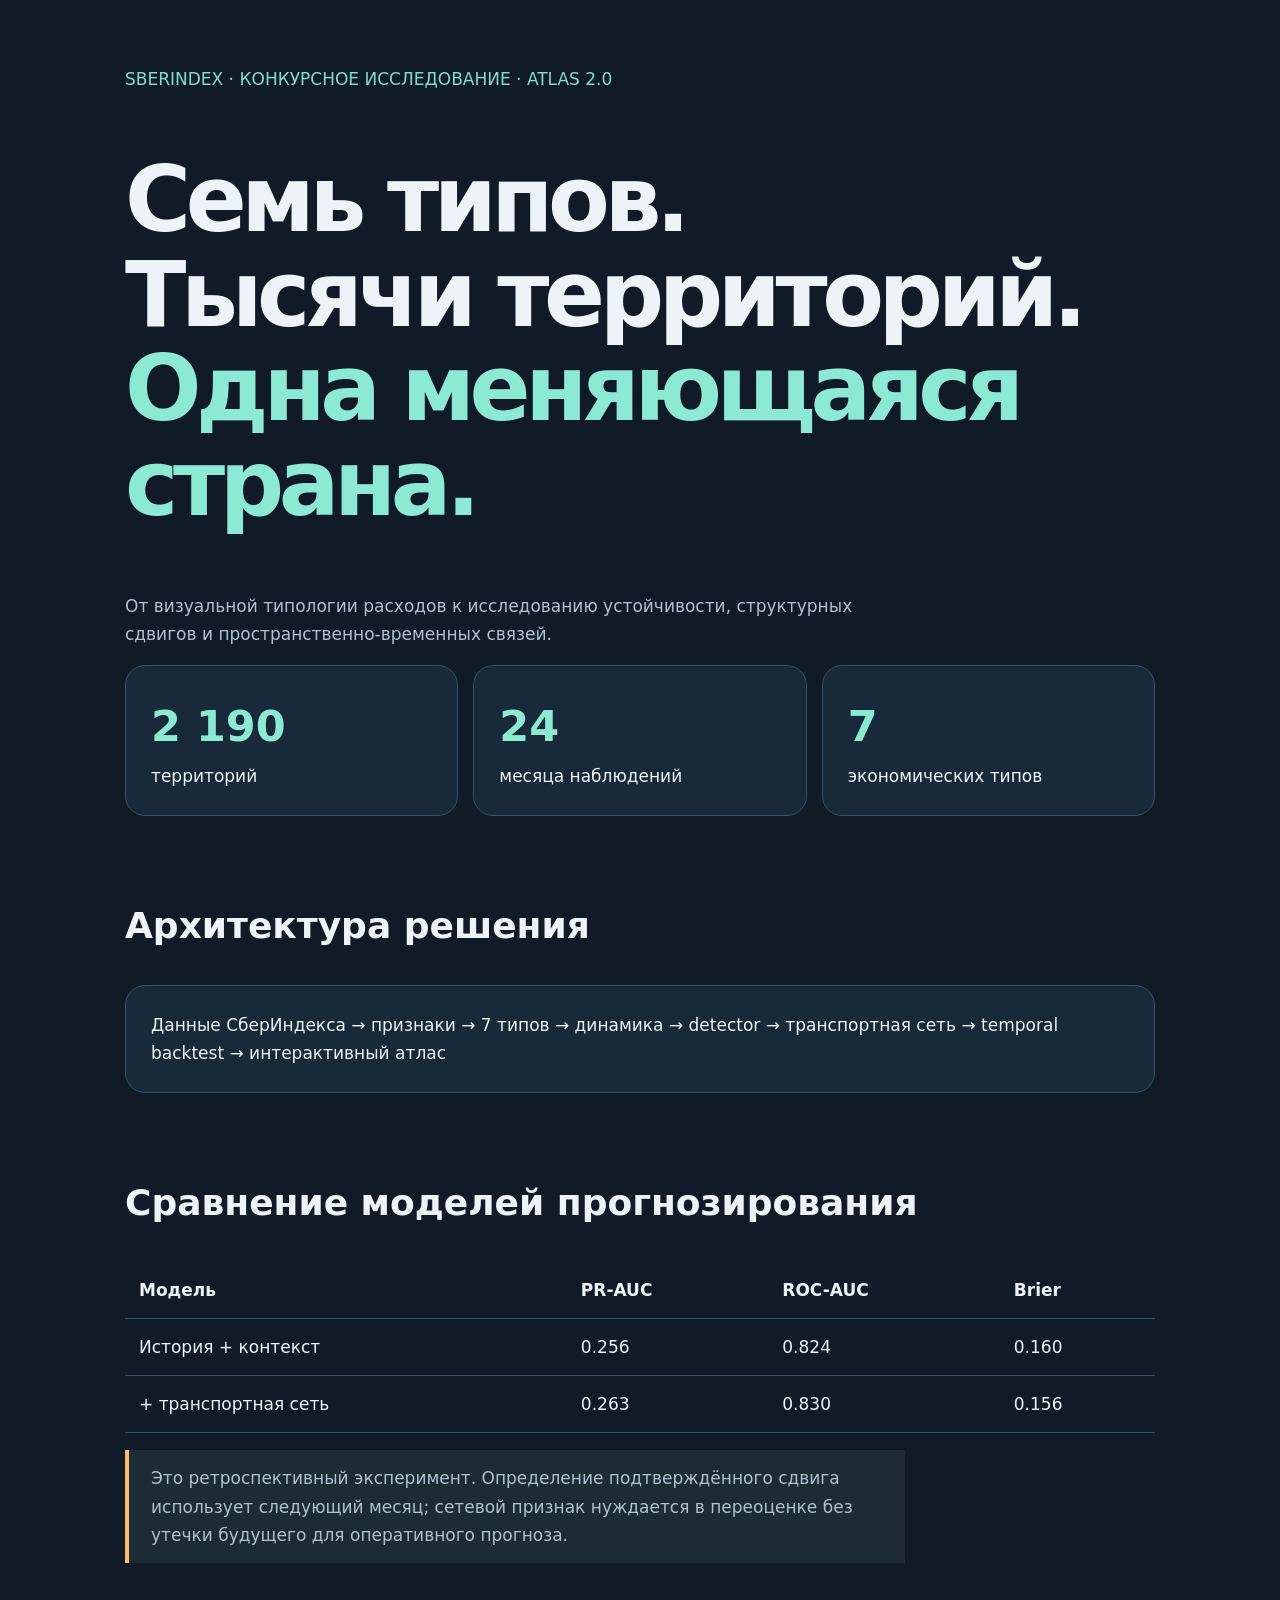
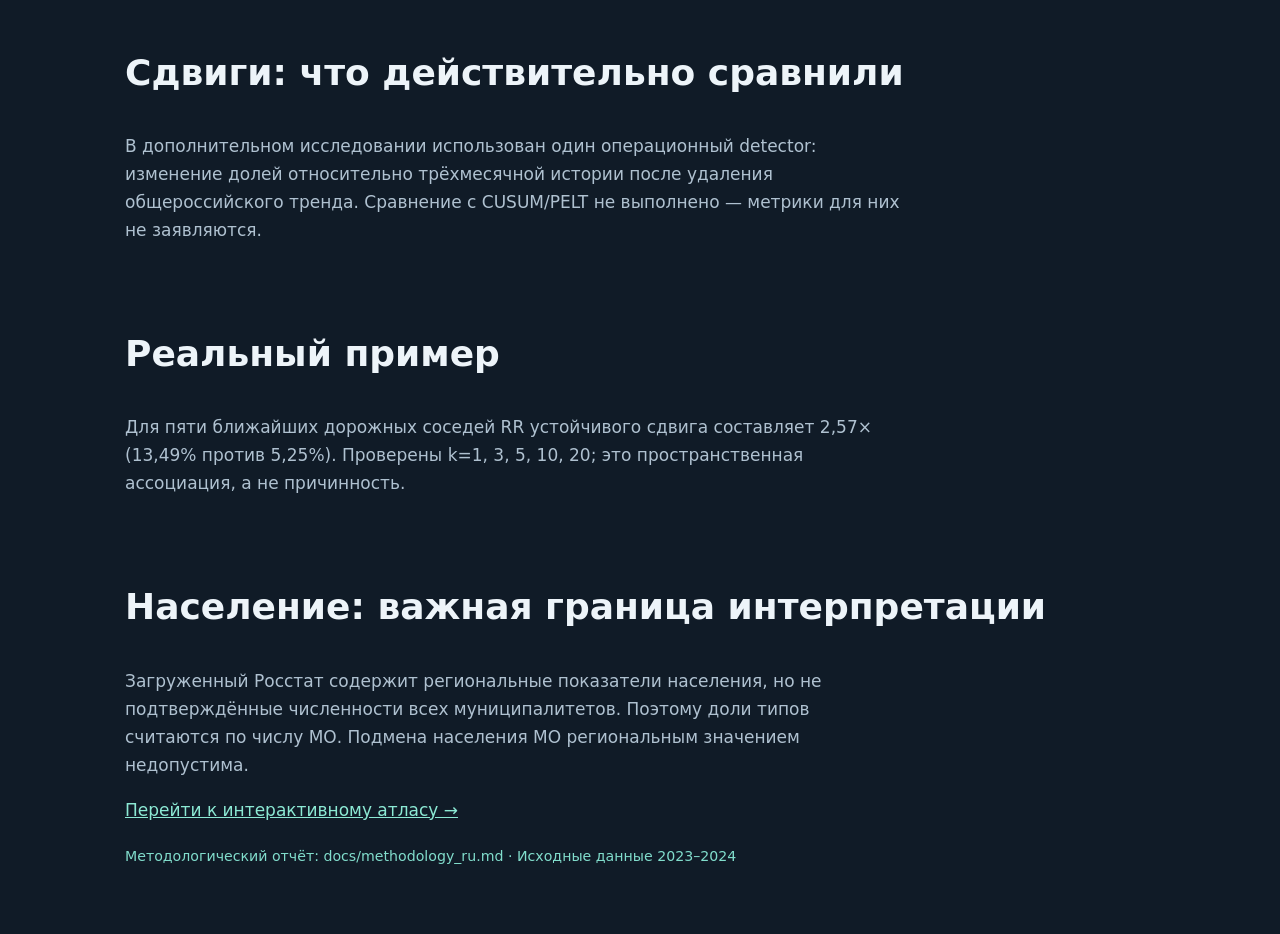
<file: docs/presentation.html>
<!doctype html><html lang="ru"><meta charset="utf-8"><meta name="viewport" content="width=device-width,initial-scale=1"><title>Атлас 2.0 — результаты</title><style>
*{box-sizing:border-box}body{background:#101b27;color:#edf4f9;font:17px/1.65 system-ui;margin:0}main{max-width:1080px;margin:auto;padding:65px 25px}h1{font-size:clamp(46px,8vw,90px);line-height:1.05;letter-spacing:-.06em}h2{font-size:36px;margin-top:80px}p{max-width:780px;color:#afc1d0}small,.tag{color:#81ddcc}.grid{display:grid;grid-template-columns:repeat(auto-fit,minmax(220px,1fr));gap:15px}.tile{border:1px solid #345266;border-radius:20px;background:#182939;padding:25px}.num{font-size:43px;font-weight:800;color:#8ce9d4}.note{border-left:4px solid #ffbd73;padding:14px 22px;background:#1d2b35}table{width:100%;border-collapse:collapse}td,th{padding:14px;border-bottom:1px solid #345266;text-align:left}a{color:#8ce9d4}@media print{body{background:white;color:black}p{color:#333}.tile{background:white}}</style><main>
<div class="tag">SBERINDEX · КОНКУРСНОЕ ИССЛЕДОВАНИЕ · ATLAS 2.0</div><h1>Семь типов.<br>Тысячи территорий.<br><span style="color:#8ce9d4">Одна меняющаяся страна.</span></h1>
<p>От визуальной типологии расходов к исследованию устойчивости, структурных сдвигов и пространственно-временных связей.</p>
<div class="grid"><div class="tile"><div class="num">2 190</div>территорий</div><div class="tile"><div class="num">24</div>месяца наблюдений</div><div class="tile"><div class="num">7</div>экономических типов</div></div>
<h2>Архитектура решения</h2><div class="tile">Данные СберИндекса → признаки → 7 типов → динамика → detector → транспортная сеть → temporal backtest → интерактивный атлас</div>
<h2>Сравнение моделей прогнозирования</h2><table><tr><th>Модель</th><th>PR-AUC</th><th>ROC-AUC</th><th>Brier</th></tr>
<tr><td>История + контекст</td><td>0.256</td><td>0.824</td><td>0.160</td></tr>
<tr><td>+ транспортная сеть</td><td>0.263</td><td>0.830</td><td>0.156</td></tr></table>
<p class="note">Это ретроспективный эксперимент. Определение подтверждённого сдвига использует следующий месяц; сетевой признак нуждается в переоценке без утечки будущего для оперативного прогноза.</p>
<h2>Сдвиги: что действительно сравнили</h2><p>В дополнительном исследовании использован один операционный detector: изменение долей относительно трёхмесячной истории после удаления общероссийского тренда. Сравнение с CUSUM/PELT не выполнено — метрики для них не заявляются.</p>
<h2>Реальный пример</h2><p>Для пяти ближайших дорожных соседей RR устойчивого сдвига составляет 2,57× (13,49% против 5,25%). Проверены k=1, 3, 5, 10, 20; это пространственная ассоциация, а не причинность.</p>
<h2>Население: важная граница интерпретации</h2><p>Загруженный Росстат содержит региональные показатели населения, но не подтверждённые численности всех муниципалитетов. Поэтому доли типов считаются по числу МО. Подмена населения МО региональным значением недопустима.</p>
<p><a href="index.html">Перейти к интерактивному атласу →</a></p><small>Методологический отчёт: docs/methodology_ru.md · Исходные данные 2023–2024</small></main></html>
</file>
